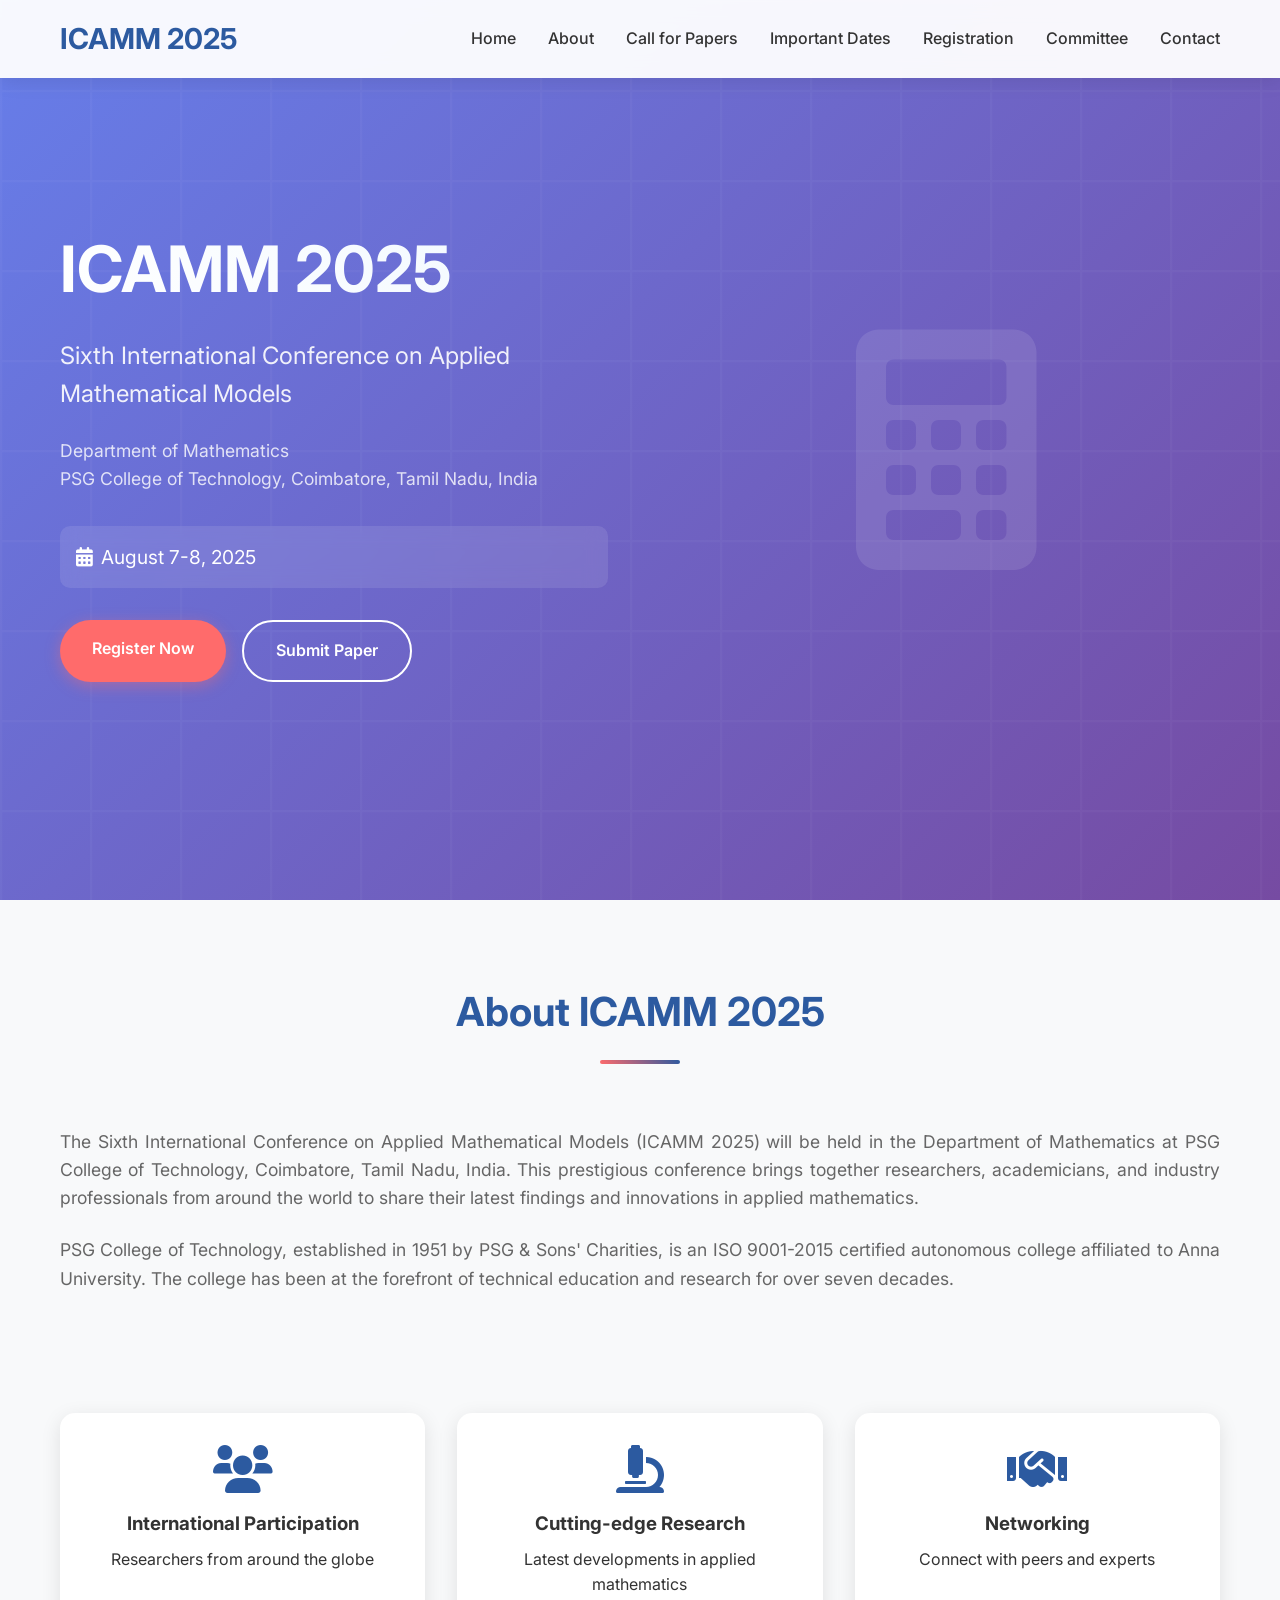
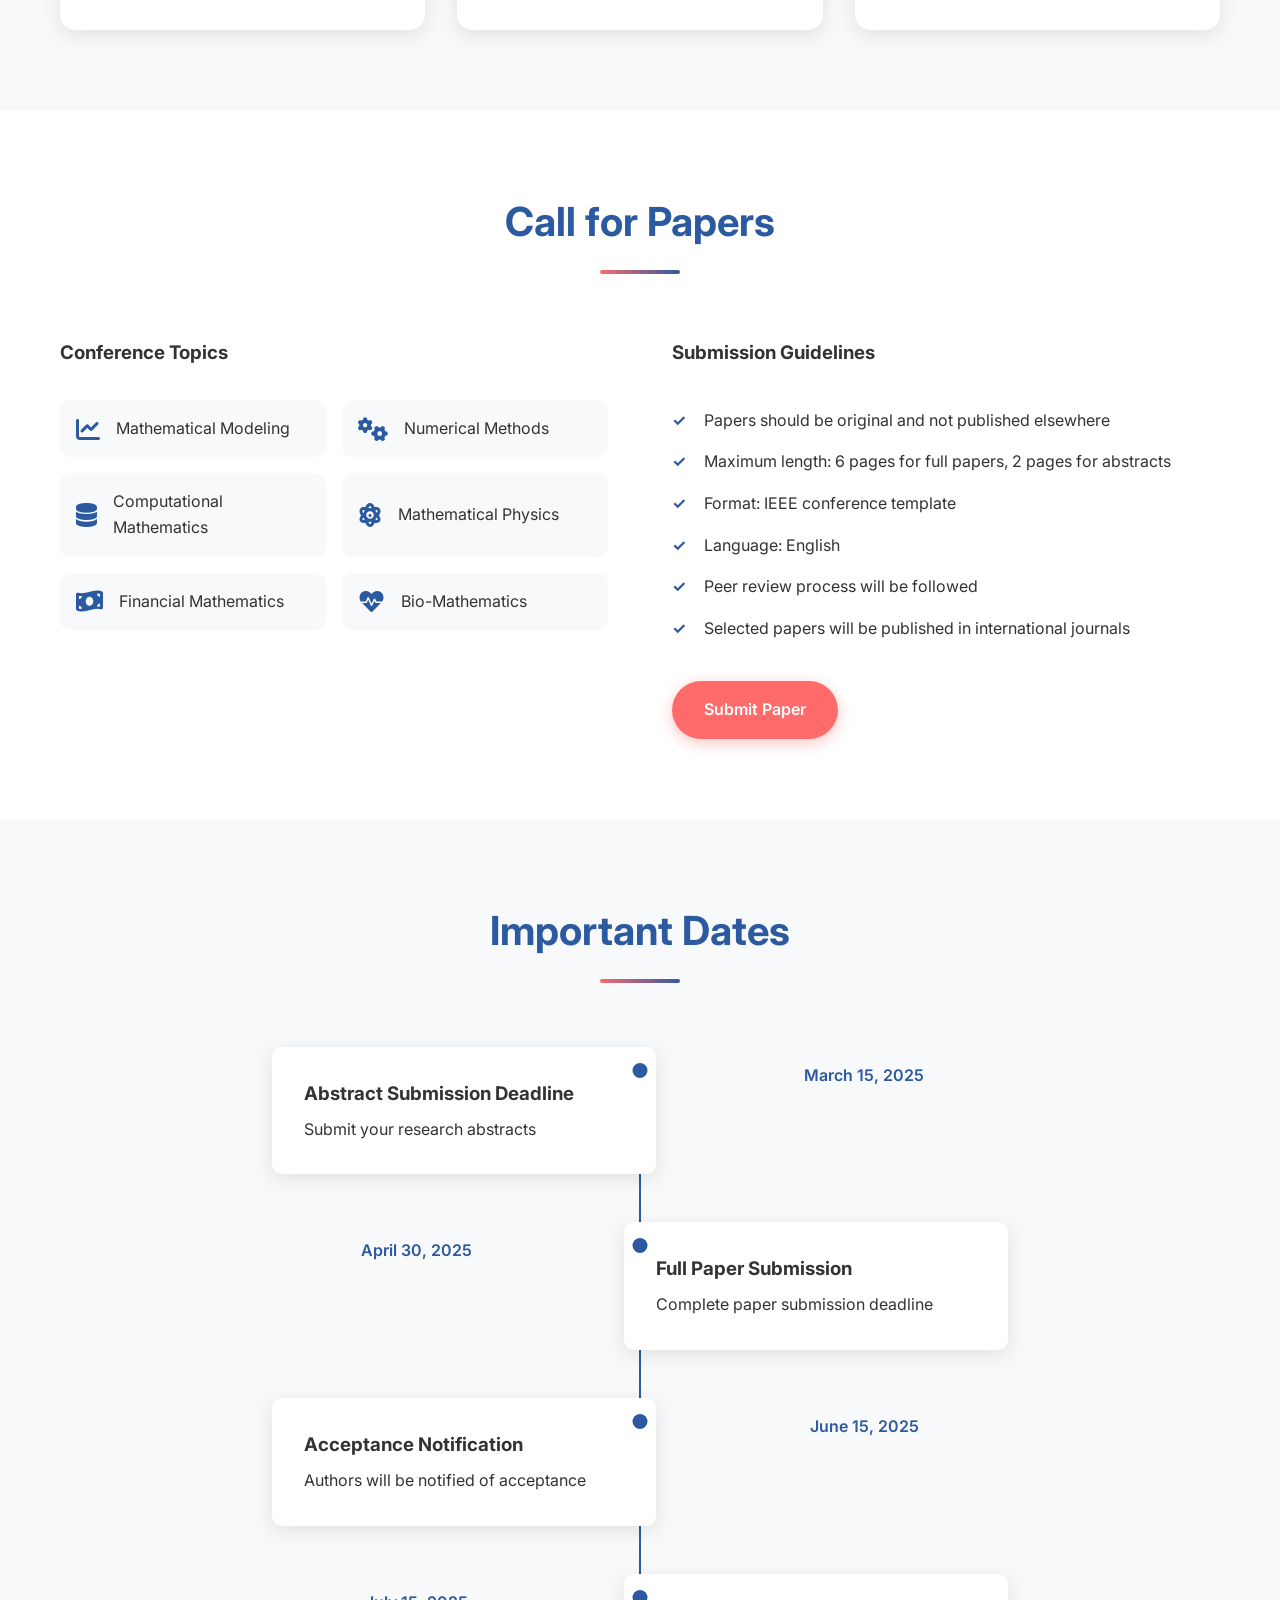
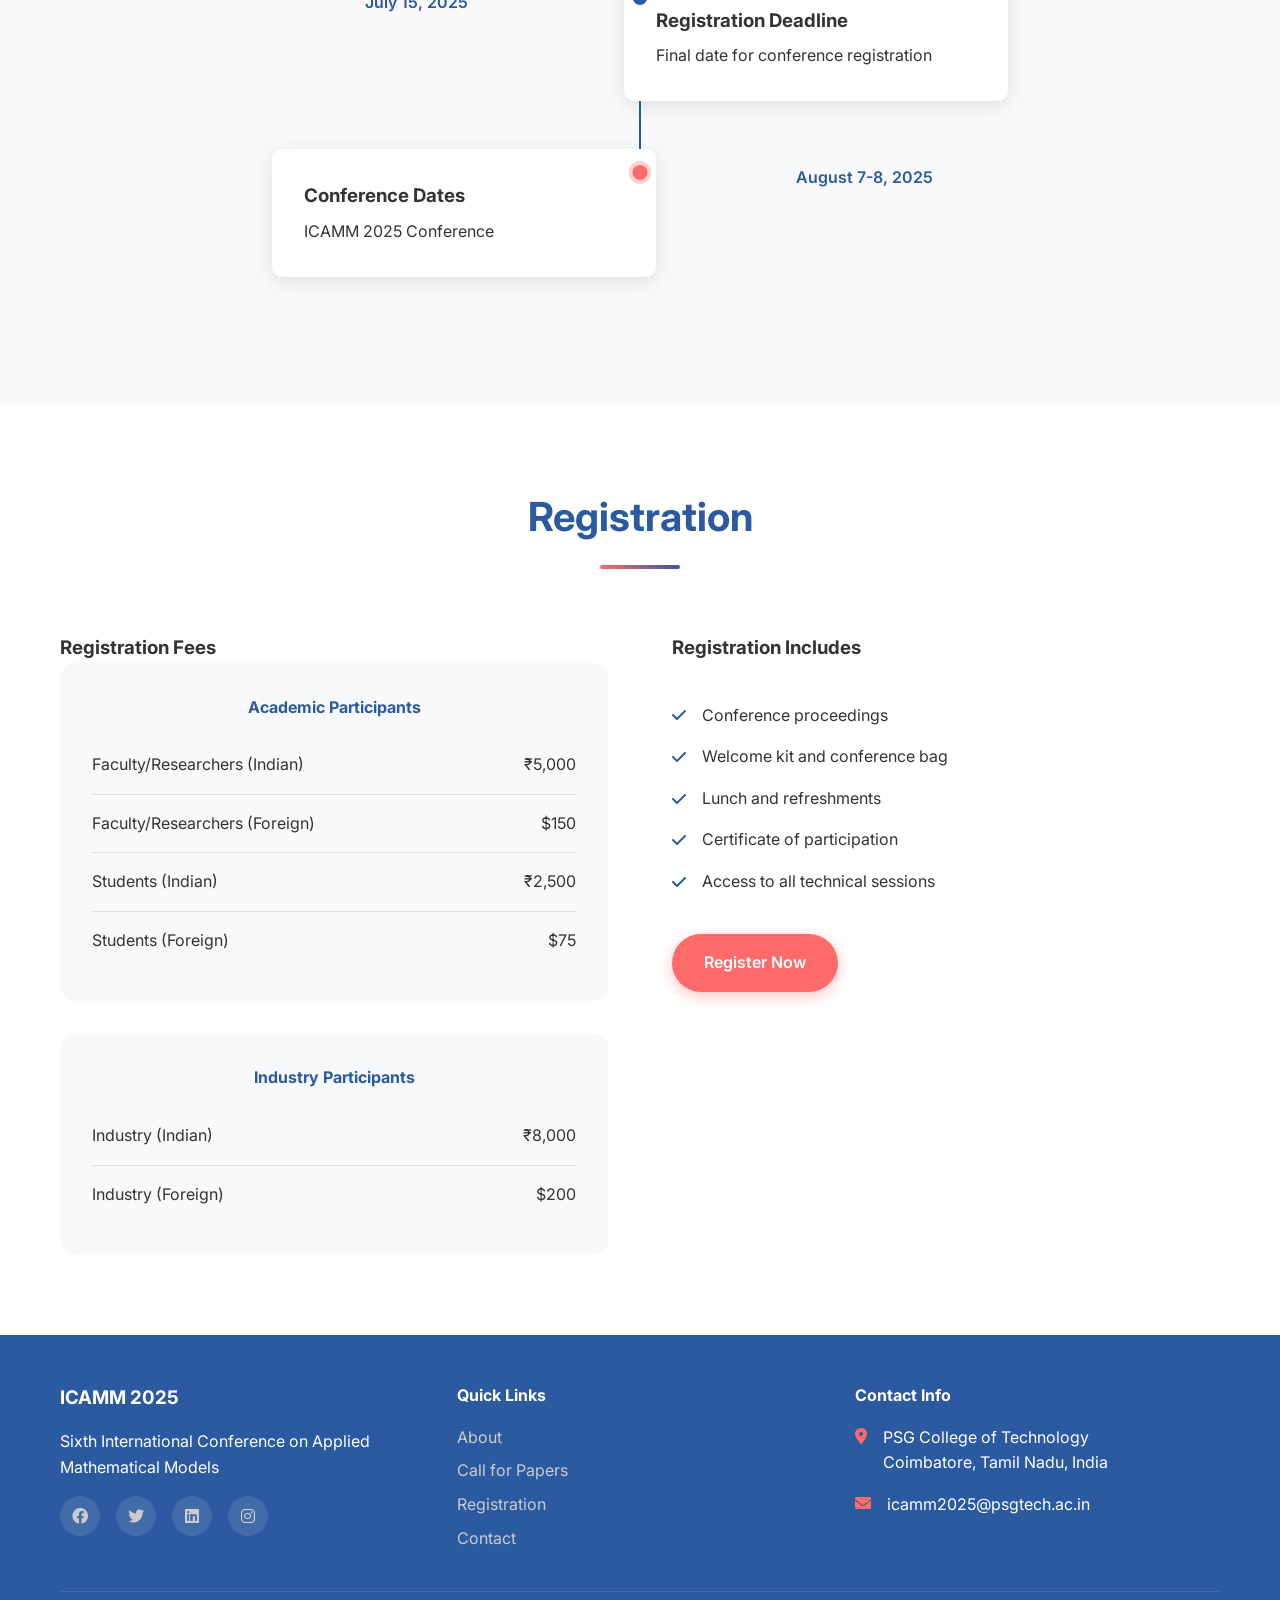
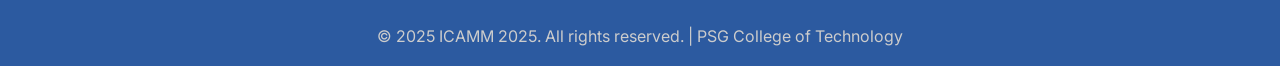
<file: index.html>
<!DOCTYPE html>
<html lang="en">
<head>
    <meta charset="UTF-8">
    <meta name="viewport" content="width=device-width, initial-scale=1.0">
    <title>ICAMM 2025 - International Conference on Applied Mathematical Models</title>
    <link rel="stylesheet" href="styles.css">
    <link href="https://fonts.googleapis.com/css2?family=Inter:wght@300;400;500;600;700&display=swap" rel="stylesheet">
    <link rel="stylesheet" href="https://cdnjs.cloudflare.com/ajax/libs/font-awesome/6.0.0/css/all.min.css">
</head>
<body>
    <!-- Navigation -->
    <nav class="navbar">
        <div class="nav-container">
            <div class="nav-logo">
                <h2>ICAMM 2025</h2>
            </div>
            <ul class="nav-menu">
                <li class="nav-item">
                    <a href="#home" class="nav-link">Home</a>
                </li>
                <li class="nav-item">
                    <a href="#about" class="nav-link">About</a>
                </li>
                <li class="nav-item">
                    <a href="#call-for-papers" class="nav-link">Call for Papers</a>
                </li>
                <li class="nav-item">
                    <a href="#dates" class="nav-link">Important Dates</a>
                </li>
                <li class="nav-item">
                    <a href="#registration" class="nav-link">Registration</a>
                </li>
                <li class="nav-item">
                    <a href="#committee" class="nav-link">Committee</a>
                </li>
                <li class="nav-item">
                    <a href="#contact" class="nav-link">Contact</a>
                </li>
            </ul>
            <div class="hamburger">
                <span class="bar"></span>
                <span class="bar"></span>
                <span class="bar"></span>
            </div>
        </div>
    </nav>

    <!-- Hero Section -->
    <section id="home" class="hero">
        <div class="hero-container">
            <div class="hero-content">
                <h1 class="hero-title">ICAMM 2025</h1>
                <h2 class="hero-subtitle">Sixth International Conference on Applied Mathematical Models</h2>
                <p class="hero-description">
                    Department of Mathematics<br>
                    PSG College of Technology, Coimbatore, Tamil Nadu, India
                </p>
                <div class="hero-date">
                    <i class="fas fa-calendar-alt"></i>
                    <span>August 7-8, 2025</span>
                </div>
                <div class="hero-buttons">
                    <a href="#registration" class="btn btn-primary">Register Now</a>
                    <a href="#call-for-papers" class="btn btn-secondary">Submit Paper</a>
                </div>
            </div>
            <div class="hero-image">
                <div class="hero-graphic">
                    <i class="fas fa-calculator"></i>
                </div>
            </div>
        </div>
    </section>

    <!-- About Section -->
    <section id="about" class="about">
        <div class="container">
            <div class="section-header">
                <h2>About ICAMM 2025</h2>
                <div class="section-line"></div>
            </div>
            <div class="about-content">
                <div class="about-text">
                    <p>
                        The Sixth International Conference on Applied Mathematical Models (ICAMM 2025) will be held 
                        in the Department of Mathematics at PSG College of Technology, Coimbatore, Tamil Nadu, India. 
                        This prestigious conference brings together researchers, academicians, and industry professionals 
                        from around the world to share their latest findings and innovations in applied mathematics.
                    </p>
                    <p>
                        PSG College of Technology, established in 1951 by PSG & Sons' Charities, is an ISO 9001-2015 
                        certified autonomous college affiliated to Anna University. The college has been at the forefront 
                        of technical education and research for over seven decades.
                    </p>
                </div>
                <div class="about-highlights">
                    <div class="highlight-item">
                        <i class="fas fa-users"></i>
                        <h3>International Participation</h3>
                        <p>Researchers from around the globe</p>
                    </div>
                    <div class="highlight-item">
                        <i class="fas fa-microscope"></i>
                        <h3>Cutting-edge Research</h3>
                        <p>Latest developments in applied mathematics</p>
                    </div>
                    <div class="highlight-item">
                        <i class="fas fa-handshake"></i>
                        <h3>Networking</h3>
                        <p>Connect with peers and experts</p>
                    </div>
                </div>
            </div>
        </div>
    </section>

    <!-- Call for Papers Section -->
    <section id="call-for-papers" class="call-for-papers">
        <div class="container">
            <div class="section-header">
                <h2>Call for Papers</h2>
                <div class="section-line"></div>
            </div>
            <div class="cfp-content">
                <div class="cfp-topics">
                    <h3>Conference Topics</h3>
                    <div class="topics-grid">
                        <div class="topic-item">
                            <i class="fas fa-chart-line"></i>
                            <span>Mathematical Modeling</span>
                        </div>
                        <div class="topic-item">
                            <i class="fas fa-cogs"></i>
                            <span>Numerical Methods</span>
                        </div>
                        <div class="topic-item">
                            <i class="fas fa-database"></i>
                            <span>Computational Mathematics</span>
                        </div>
                        <div class="topic-item">
                            <i class="fas fa-atom"></i>
                            <span>Mathematical Physics</span>
                        </div>
                        <div class="topic-item">
                            <i class="fas fa-money-bill-wave"></i>
                            <span>Financial Mathematics</span>
                        </div>
                        <div class="topic-item">
                            <i class="fas fa-heartbeat"></i>
                            <span>Bio-Mathematics</span>
                        </div>
                    </div>
                </div>
                <div class="cfp-guidelines">
                    <h3>Submission Guidelines</h3>
                    <ul>
                        <li>Papers should be original and not published elsewhere</li>
                        <li>Maximum length: 6 pages for full papers, 2 pages for abstracts</li>
                        <li>Format: IEEE conference template</li>
                        <li>Language: English</li>
                        <li>Peer review process will be followed</li>
                        <li>Selected papers will be published in international journals</li>
                    </ul>
                    <a href="#" class="btn btn-primary">Submit Paper</a>
                </div>
            </div>
        </div>
    </section>

    <!-- Important Dates Section -->
    <section id="dates" class="dates">
        <div class="container">
            <div class="section-header">
                <h2>Important Dates</h2>
                <div class="section-line"></div>
            </div>
            <div class="dates-timeline">
                <div class="timeline-item">
                    <div class="timeline-date">March 15, 2025</div>
                    <div class="timeline-content">
                        <h3>Abstract Submission Deadline</h3>
                        <p>Submit your research abstracts</p>
                    </div>
                </div>
                <div class="timeline-item">
                    <div class="timeline-date">April 30, 2025</div>
                    <div class="timeline-content">
                        <h3>Full Paper Submission</h3>
                        <p>Complete paper submission deadline</p>
                    </div>
                </div>
                <div class="timeline-item">
                    <div class="timeline-date">June 15, 2025</div>
                    <div class="timeline-content">
                        <h3>Acceptance Notification</h3>
                        <p>Authors will be notified of acceptance</p>
                    </div>
                </div>
                <div class="timeline-item">
                    <div class="timeline-date">July 15, 2025</div>
                    <div class="timeline-content">
                        <h3>Registration Deadline</h3>
                        <p>Final date for conference registration</p>
                    </div>
                </div>
                <div class="timeline-item active">
                    <div class="timeline-date">August 7-8, 2025</div>
                    <div class="timeline-content">
                        <h3>Conference Dates</h3>
                        <p>ICAMM 2025 Conference</p>
                    </div>
                </div>
            </div>
        </div>
    </section>

    <!-- Registration Section -->
    <section id="registration" class="registration">
        <div class="container">
            <div class="section-header">
                <h2>Registration</h2>
                <div class="section-line"></div>
            </div>
            <div class="registration-content">
                <div class="registration-fees">
                    <h3>Registration Fees</h3>
                    <div class="fees-table">
                        <div class="fee-category">
                            <h4>Academic Participants</h4>
                            <div class="fee-item">
                                <span>Faculty/Researchers (Indian)</span>
                                <span>₹5,000</span>
                            </div>
                            <div class="fee-item">
                                <span>Faculty/Researchers (Foreign)</span>
                                <span>$150</span>
                            </div>
                            <div class="fee-item">
                                <span>Students (Indian)</span>
                                <span>₹2,500</span>
                            </div>
                            <div class="fee-item">
                                <span>Students (Foreign)</span>
                                <span>$75</span>
                            </div>
                        </div>
                        <div class="fee-category">
                            <h4>Industry Participants</h4>
                            <div class="fee-item">
                                <span>Industry (Indian)</span>
                                <span>₹8,000</span>
                            </div>
                            <div class="fee-item">
                                <span>Industry (Foreign)</span>
                                <span>$200</span>
                            </div>
                        </div>
                    </div>
                </div>
                <div class="registration-includes">
                    <h3>Registration Includes</h3>
                    <ul>
                        <li><i class="fas fa-check"></i> Conference proceedings</li>
                        <li><i class="fas fa-check"></i> Welcome kit and conference bag</li>
                        <li><i class="fas fa-check"></i> Lunch and refreshments</li>
                        <li><i class="fas fa-check"></i> Certificate of participation</li>
                        <li><i class="fas fa-check"></i> Access to all technical sessions</li>
                    </ul>
                    <a href="#" class="btn btn-primary">Register Now</a>
                </div>
            </div>
        </div>
    </section>

    <!-- Footer -->
    <footer class="footer">
        <div class="container">
            <div class="footer-content">
                <div class="footer-section">
                    <h3>ICAMM 2025</h3>
                    <p>Sixth International Conference on Applied Mathematical Models</p>
                    <div class="social-links">
                        <a href="#"><i class="fab fa-facebook"></i></a>
                        <a href="#"><i class="fab fa-twitter"></i></a>
                        <a href="#"><i class="fab fa-linkedin"></i></a>
                        <a href="#"><i class="fab fa-instagram"></i></a>
                    </div>
                </div>
                <div class="footer-section">
                    <h4>Quick Links</h4>
                    <ul>
                        <li><a href="#about">About</a></li>
                        <li><a href="#call-for-papers">Call for Papers</a></li>
                        <li><a href="#registration">Registration</a></li>
                        <li><a href="#contact">Contact</a></li>
                    </ul>
                </div>
                <div class="footer-section">
                    <h4>Contact Info</h4>
                    <div class="contact-item">
                        <i class="fas fa-map-marker-alt"></i>
                        <span>PSG College of Technology<br>Coimbatore, Tamil Nadu, India</span>
                    </div>
                    <div class="contact-item">
                        <i class="fas fa-envelope"></i>
                        <span>icamm2025@psgtech.ac.in</span>
                    </div>
                </div>
            </div>
            <div class="footer-bottom">
                <p>&copy; 2025 ICAMM 2025. All rights reserved. | PSG College of Technology</p>
            </div>
        </div>
    </footer>

    <script src="script.js"></script>
</body>
</html>
</file>
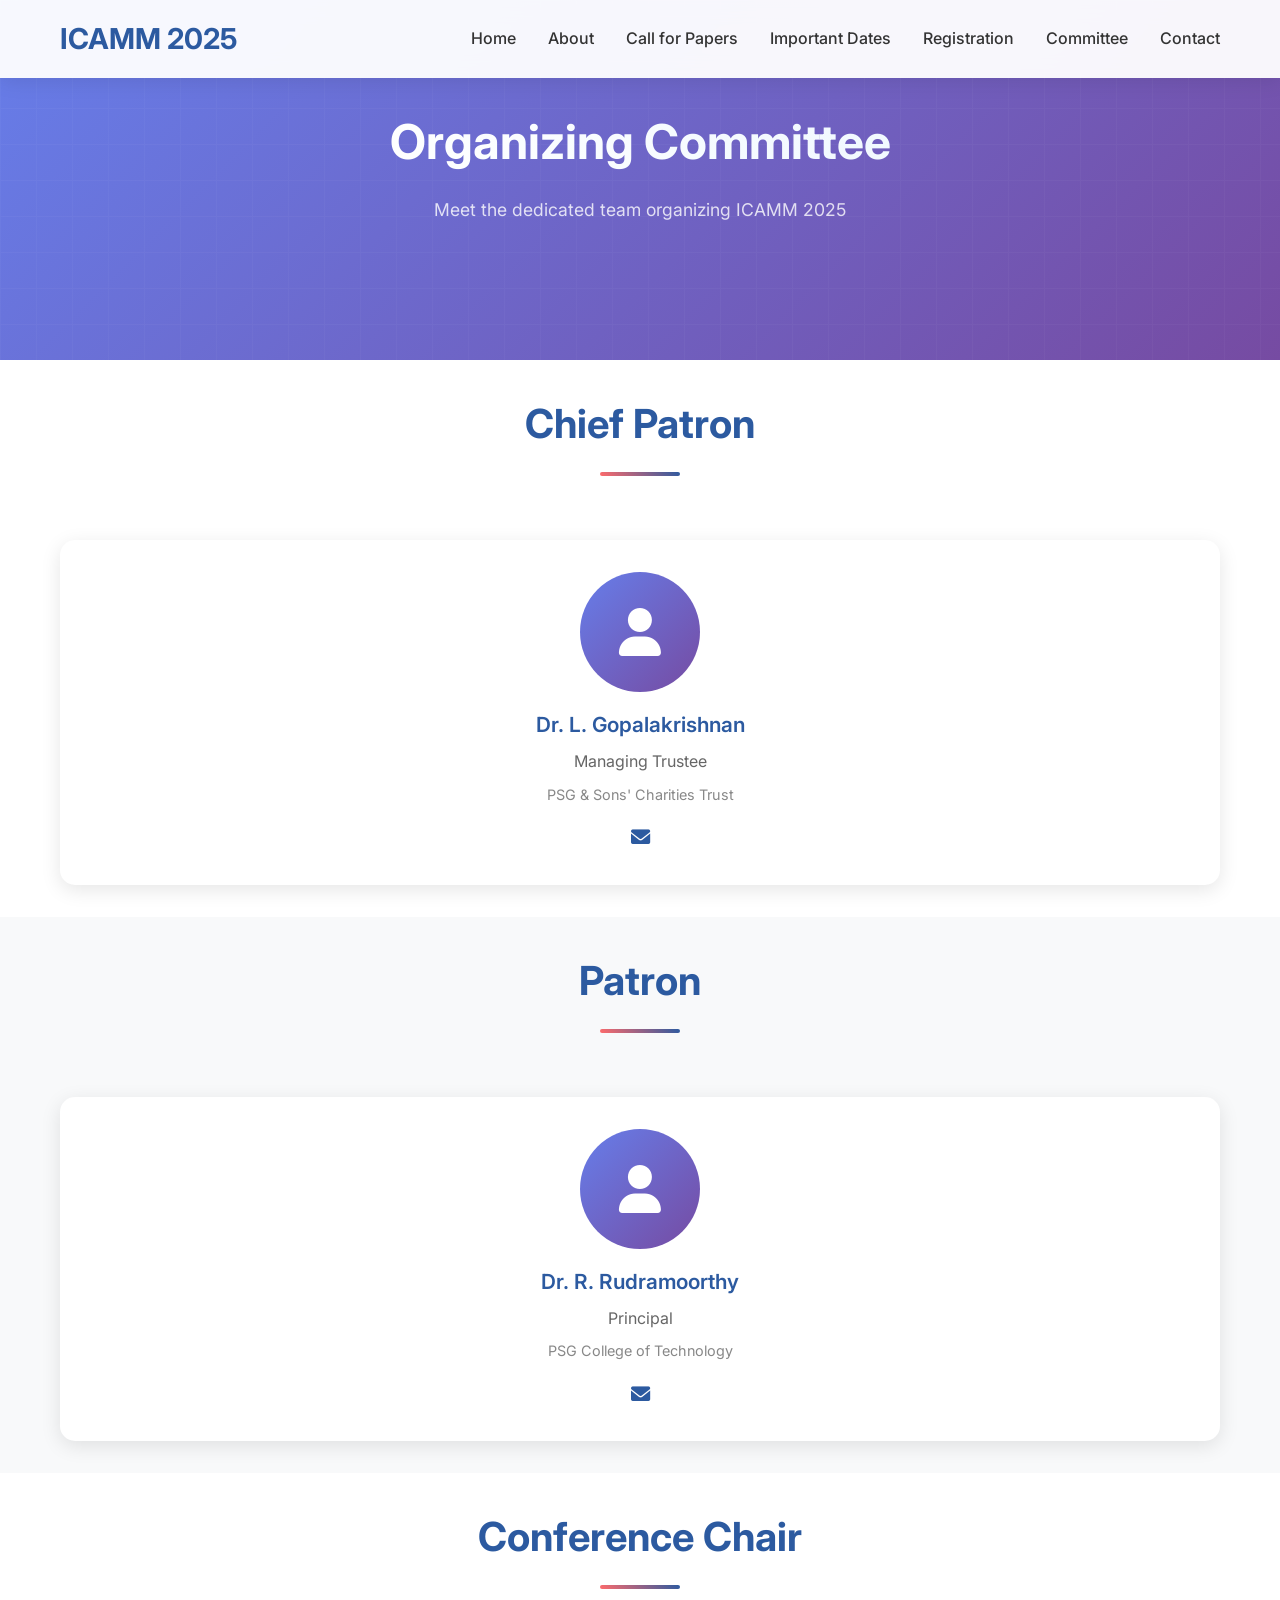
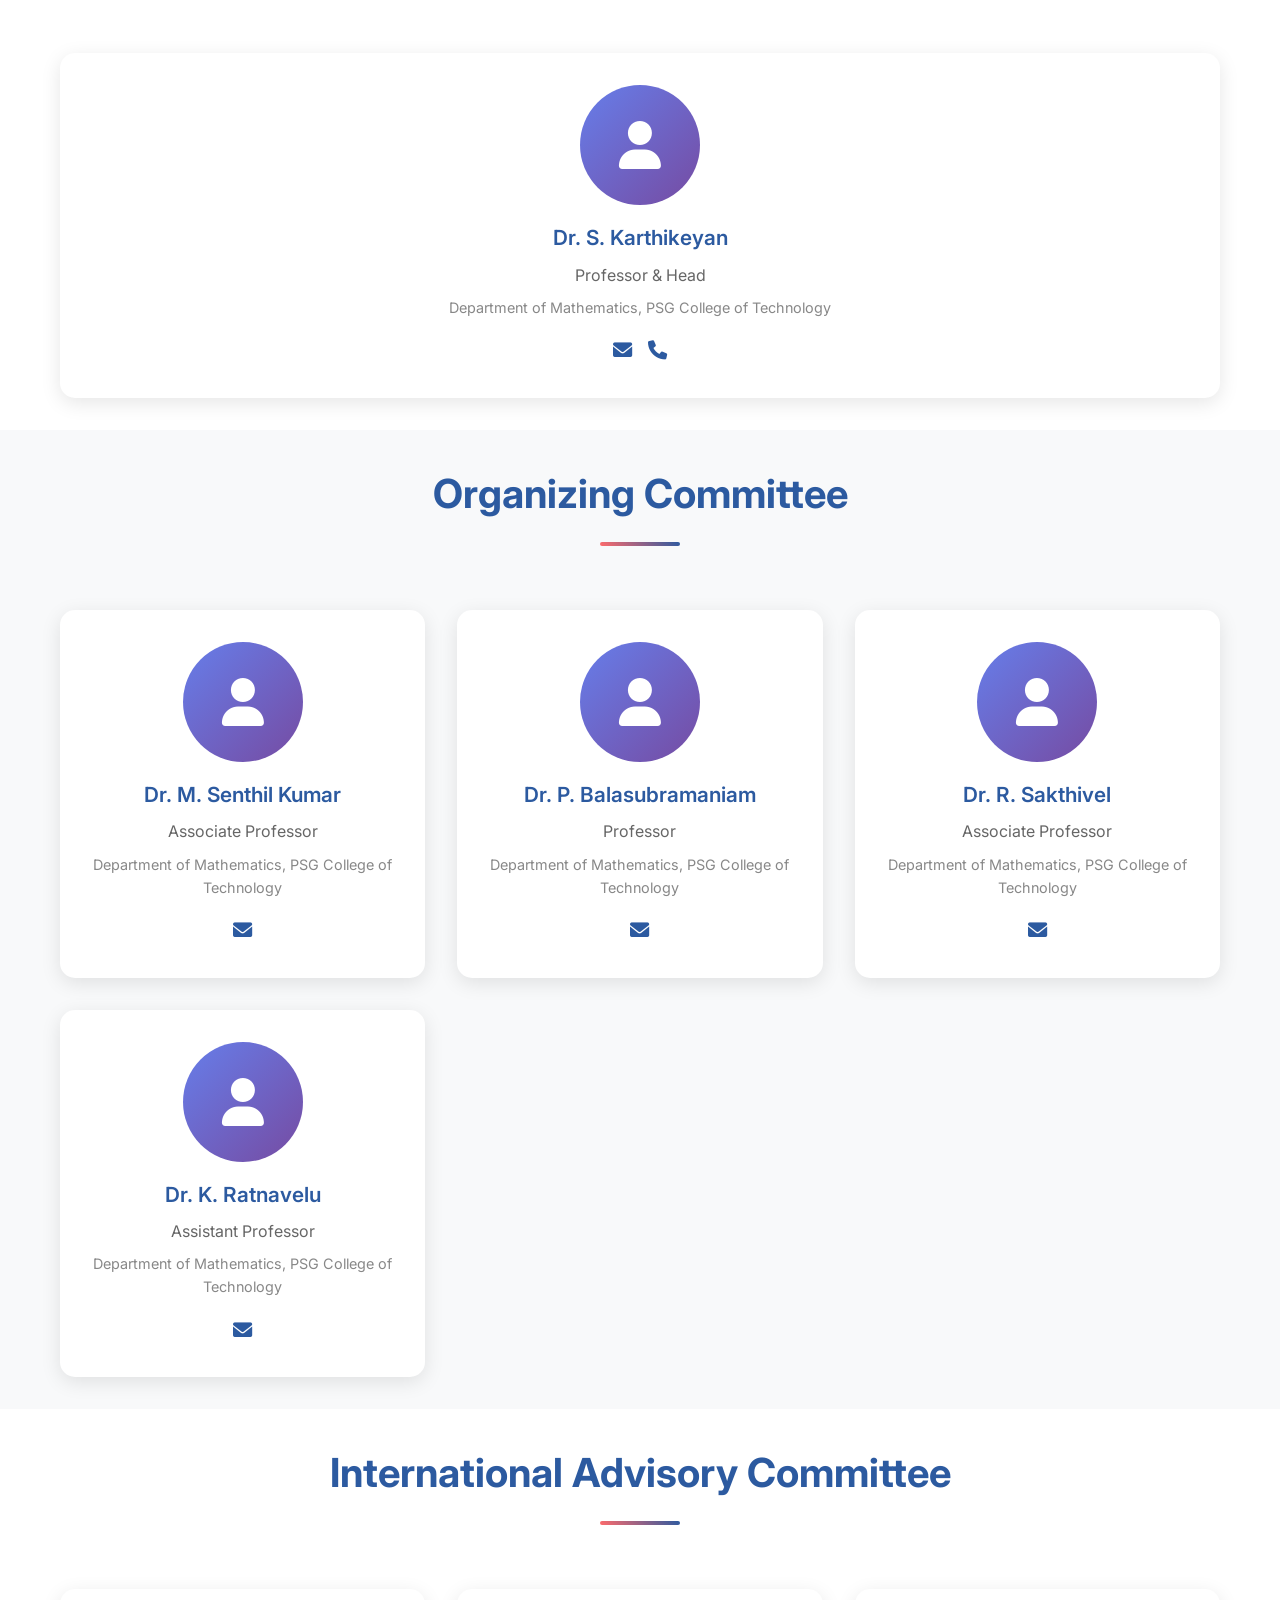
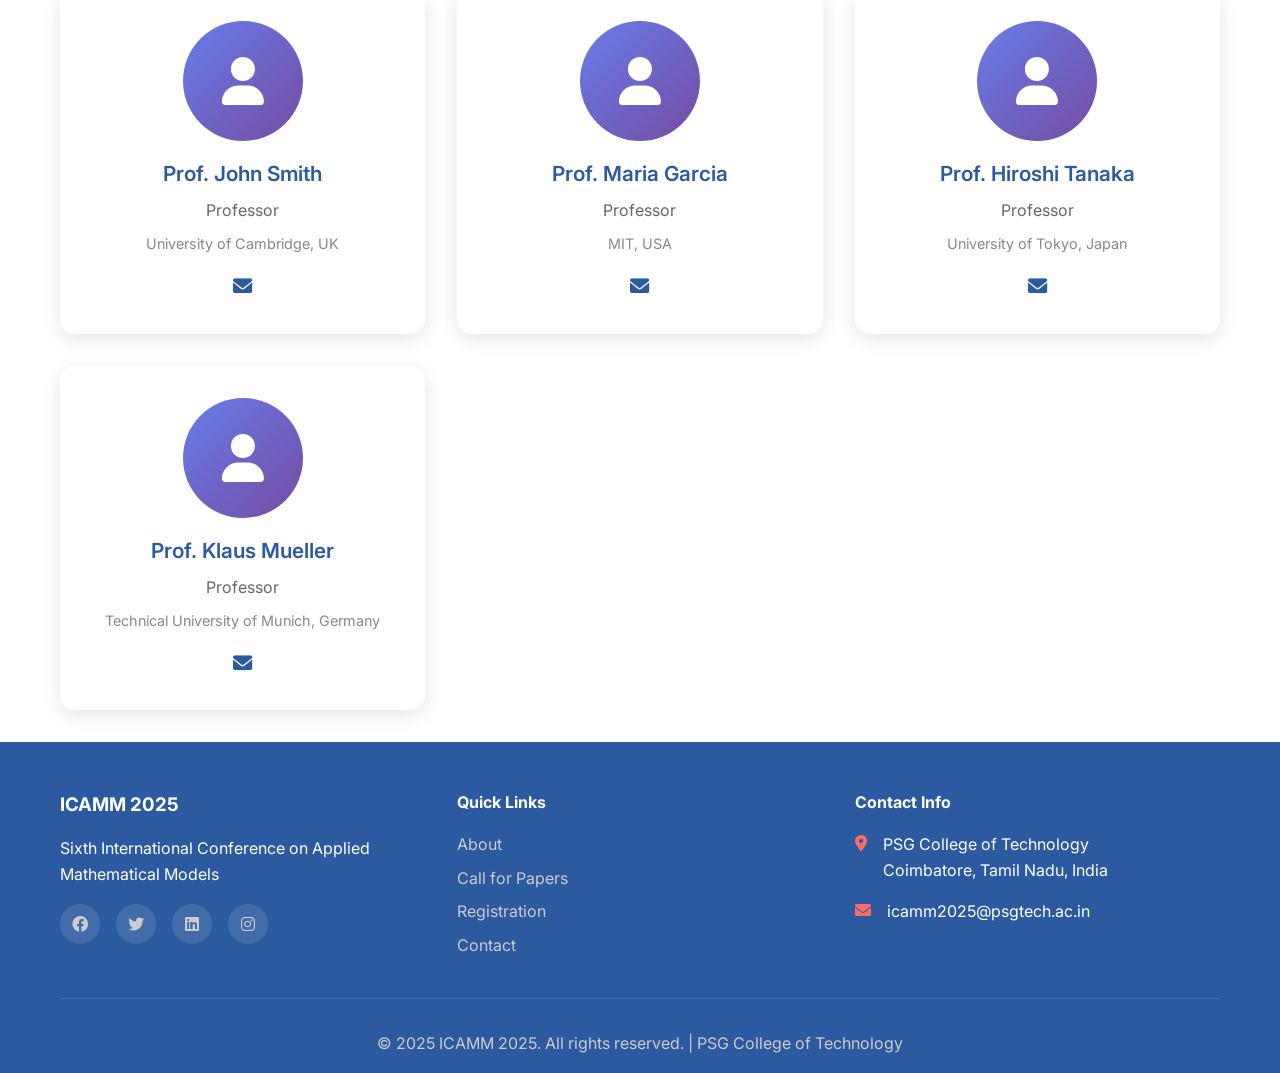
<file: committee.html>
<!DOCTYPE html>
<html lang="en">
<head>
    <meta charset="UTF-8">
    <meta name="viewport" content="width=device-width, initial-scale=1.0">
    <title>Committee - ICAMM 2025</title>
    <link rel="stylesheet" href="styles.css">
    <link href="https://fonts.googleapis.com/css2?family=Inter:wght@300;400;500;600;700&display=swap" rel="stylesheet">
    <link rel="stylesheet" href="https://cdnjs.cloudflare.com/ajax/libs/font-awesome/6.0.0/css/all.min.css">
    <style>
        .committee-section {
            padding: 2rem 0;
        }
        
        .committee-grid {
            display: grid;
            grid-template-columns: repeat(auto-fit, minmax(300px, 1fr));
            gap: 2rem;
            margin-top: 2rem;
        }
        
        .committee-member {
            background: white;
            padding: 2rem;
            border-radius: 15px;
            box-shadow: 0 5px 20px rgba(0, 0, 0, 0.1);
            text-align: center;
            transition: transform 0.3s ease;
        }
        
        .committee-member:hover {
            transform: translateY(-5px);
        }
        
        .member-photo {
            width: 120px;
            height: 120px;
            border-radius: 50%;
            background: linear-gradient(135deg, #667eea 0%, #764ba2 100%);
            margin: 0 auto 1rem;
            display: flex;
            align-items: center;
            justify-content: center;
            font-size: 3rem;
            color: white;
        }
        
        .member-name {
            font-size: 1.3rem;
            font-weight: 600;
            color: #2c5aa0;
            margin-bottom: 0.5rem;
        }
        
        .member-title {
            color: #666;
            margin-bottom: 0.5rem;
        }
        
        .member-affiliation {
            color: #888;
            font-size: 0.9rem;
            margin-bottom: 1rem;
        }
        
        .member-contact {
            display: flex;
            justify-content: center;
            gap: 1rem;
        }
        
        .member-contact a {
            color: #2c5aa0;
            font-size: 1.2rem;
            transition: color 0.3s ease;
        }
        
        .member-contact a:hover {
            color: #ff6b6b;
        }
    </style>
</head>
<body>
    <!-- Navigation -->
    <nav class="navbar">
        <div class="nav-container">
            <div class="nav-logo">
                <h2><a href="index.html" style="text-decoration: none; color: inherit;">ICAMM 2025</a></h2>
            </div>
            <ul class="nav-menu">
                <li class="nav-item">
                    <a href="index.html" class="nav-link">Home</a>
                </li>
                <li class="nav-item">
                    <a href="index.html#about" class="nav-link">About</a>
                </li>
                <li class="nav-item">
                    <a href="index.html#call-for-papers" class="nav-link">Call for Papers</a>
                </li>
                <li class="nav-item">
                    <a href="index.html#dates" class="nav-link">Important Dates</a>
                </li>
                <li class="nav-item">
                    <a href="index.html#registration" class="nav-link">Registration</a>
                </li>
                <li class="nav-item">
                    <a href="committee.html" class="nav-link">Committee</a>
                </li>
                <li class="nav-item">
                    <a href="contact.html" class="nav-link">Contact</a>
                </li>
            </ul>
            <div class="hamburger">
                <span class="bar"></span>
                <span class="bar"></span>
                <span class="bar"></span>
            </div>
        </div>
    </nav>

    <!-- Page Header -->
    <section class="hero" style="min-height: 40vh;">
        <div class="hero-container" style="grid-template-columns: 1fr; text-align: center;">
            <div class="hero-content">
                <h1 class="hero-title" style="font-size: 3rem;">Organizing Committee</h1>
                <p class="hero-description">Meet the dedicated team organizing ICAMM 2025</p>
            </div>
        </div>
    </section>

    <!-- Committee Sections -->
    <section class="committee-section">
        <div class="container">
            <div class="section-header">
                <h2>Chief Patron</h2>
                <div class="section-line"></div>
            </div>
            <div class="committee-grid">
                <div class="committee-member">
                    <div class="member-photo">
                        <i class="fas fa-user"></i>
                    </div>
                    <div class="member-name">Dr. L. Gopalakrishnan</div>
                    <div class="member-title">Managing Trustee</div>
                    <div class="member-affiliation">PSG & Sons' Charities Trust</div>
                    <div class="member-contact">
                        <a href="mailto:"><i class="fas fa-envelope"></i></a>
                    </div>
                </div>
            </div>
        </div>
    </section>

    <section class="committee-section" style="background: #f8f9fa;">
        <div class="container">
            <div class="section-header">
                <h2>Patron</h2>
                <div class="section-line"></div>
            </div>
            <div class="committee-grid">
                <div class="committee-member">
                    <div class="member-photo">
                        <i class="fas fa-user"></i>
                    </div>
                    <div class="member-name">Dr. R. Rudramoorthy</div>
                    <div class="member-title">Principal</div>
                    <div class="member-affiliation">PSG College of Technology</div>
                    <div class="member-contact">
                        <a href="mailto:"><i class="fas fa-envelope"></i></a>
                    </div>
                </div>
            </div>
        </div>
    </section>

    <section class="committee-section">
        <div class="container">
            <div class="section-header">
                <h2>Conference Chair</h2>
                <div class="section-line"></div>
            </div>
            <div class="committee-grid">
                <div class="committee-member">
                    <div class="member-photo">
                        <i class="fas fa-user"></i>
                    </div>
                    <div class="member-name">Dr. S. Karthikeyan</div>
                    <div class="member-title">Professor & Head</div>
                    <div class="member-affiliation">Department of Mathematics, PSG College of Technology</div>
                    <div class="member-contact">
                        <a href="mailto:"><i class="fas fa-envelope"></i></a>
                        <a href="tel:"><i class="fas fa-phone"></i></a>
                    </div>
                </div>
            </div>
        </div>
    </section>

    <section class="committee-section" style="background: #f8f9fa;">
        <div class="container">
            <div class="section-header">
                <h2>Organizing Committee</h2>
                <div class="section-line"></div>
            </div>
            <div class="committee-grid">
                <div class="committee-member">
                    <div class="member-photo">
                        <i class="fas fa-user"></i>
                    </div>
                    <div class="member-name">Dr. M. Senthil Kumar</div>
                    <div class="member-title">Associate Professor</div>
                    <div class="member-affiliation">Department of Mathematics, PSG College of Technology</div>
                    <div class="member-contact">
                        <a href="mailto:"><i class="fas fa-envelope"></i></a>
                    </div>
                </div>
                <div class="committee-member">
                    <div class="member-photo">
                        <i class="fas fa-user"></i>
                    </div>
                    <div class="member-name">Dr. P. Balasubramaniam</div>
                    <div class="member-title">Professor</div>
                    <div class="member-affiliation">Department of Mathematics, PSG College of Technology</div>
                    <div class="member-contact">
                        <a href="mailto:"><i class="fas fa-envelope"></i></a>
                    </div>
                </div>
                <div class="committee-member">
                    <div class="member-photo">
                        <i class="fas fa-user"></i>
                    </div>
                    <div class="member-name">Dr. R. Sakthivel</div>
                    <div class="member-title">Associate Professor</div>
                    <div class="member-affiliation">Department of Mathematics, PSG College of Technology</div>
                    <div class="member-contact">
                        <a href="mailto:"><i class="fas fa-envelope"></i></a>
                    </div>
                </div>
                <div class="committee-member">
                    <div class="member-photo">
                        <i class="fas fa-user"></i>
                    </div>
                    <div class="member-name">Dr. K. Ratnavelu</div>
                    <div class="member-title">Assistant Professor</div>
                    <div class="member-affiliation">Department of Mathematics, PSG College of Technology</div>
                    <div class="member-contact">
                        <a href="mailto:"><i class="fas fa-envelope"></i></a>
                    </div>
                </div>
            </div>
        </div>
    </section>

    <section class="committee-section">
        <div class="container">
            <div class="section-header">
                <h2>International Advisory Committee</h2>
                <div class="section-line"></div>
            </div>
            <div class="committee-grid">
                <div class="committee-member">
                    <div class="member-photo">
                        <i class="fas fa-user"></i>
                    </div>
                    <div class="member-name">Prof. John Smith</div>
                    <div class="member-title">Professor</div>
                    <div class="member-affiliation">University of Cambridge, UK</div>
                    <div class="member-contact">
                        <a href="mailto:"><i class="fas fa-envelope"></i></a>
                    </div>
                </div>
                <div class="committee-member">
                    <div class="member-photo">
                        <i class="fas fa-user"></i>
                    </div>
                    <div class="member-name">Prof. Maria Garcia</div>
                    <div class="member-title">Professor</div>
                    <div class="member-affiliation">MIT, USA</div>
                    <div class="member-contact">
                        <a href="mailto:"><i class="fas fa-envelope"></i></a>
                    </div>
                </div>
                <div class="committee-member">
                    <div class="member-photo">
                        <i class="fas fa-user"></i>
                    </div>
                    <div class="member-name">Prof. Hiroshi Tanaka</div>
                    <div class="member-title">Professor</div>
                    <div class="member-affiliation">University of Tokyo, Japan</div>
                    <div class="member-contact">
                        <a href="mailto:"><i class="fas fa-envelope"></i></a>
                    </div>
                </div>
                <div class="committee-member">
                    <div class="member-photo">
                        <i class="fas fa-user"></i>
                    </div>
                    <div class="member-name">Prof. Klaus Mueller</div>
                    <div class="member-title">Professor</div>
                    <div class="member-affiliation">Technical University of Munich, Germany</div>
                    <div class="member-contact">
                        <a href="mailto:"><i class="fas fa-envelope"></i></a>
                    </div>
                </div>
            </div>
        </div>
    </section>

    <!-- Footer -->
    <footer class="footer">
        <div class="container">
            <div class="footer-content">
                <div class="footer-section">
                    <h3>ICAMM 2025</h3>
                    <p>Sixth International Conference on Applied Mathematical Models</p>
                    <div class="social-links">
                        <a href="#"><i class="fab fa-facebook"></i></a>
                        <a href="#"><i class="fab fa-twitter"></i></a>
                        <a href="#"><i class="fab fa-linkedin"></i></a>
                        <a href="#"><i class="fab fa-instagram"></i></a>
                    </div>
                </div>
                <div class="footer-section">
                    <h4>Quick Links</h4>
                    <ul>
                        <li><a href="index.html#about">About</a></li>
                        <li><a href="index.html#call-for-papers">Call for Papers</a></li>
                        <li><a href="index.html#registration">Registration</a></li>
                        <li><a href="contact.html">Contact</a></li>
                    </ul>
                </div>
                <div class="footer-section">
                    <h4>Contact Info</h4>
                    <div class="contact-item">
                        <i class="fas fa-map-marker-alt"></i>
                        <span>PSG College of Technology<br>Coimbatore, Tamil Nadu, India</span>
                    </div>
                    <div class="contact-item">
                        <i class="fas fa-envelope"></i>
                        <span>icamm2025@psgtech.ac.in</span>
                    </div>
                </div>
            </div>
            <div class="footer-bottom">
                <p>&copy; 2025 ICAMM 2025. All rights reserved. | PSG College of Technology</p>
            </div>
        </div>
    </footer>

    <script src="script.js"></script>
</body>
</html>
</file>
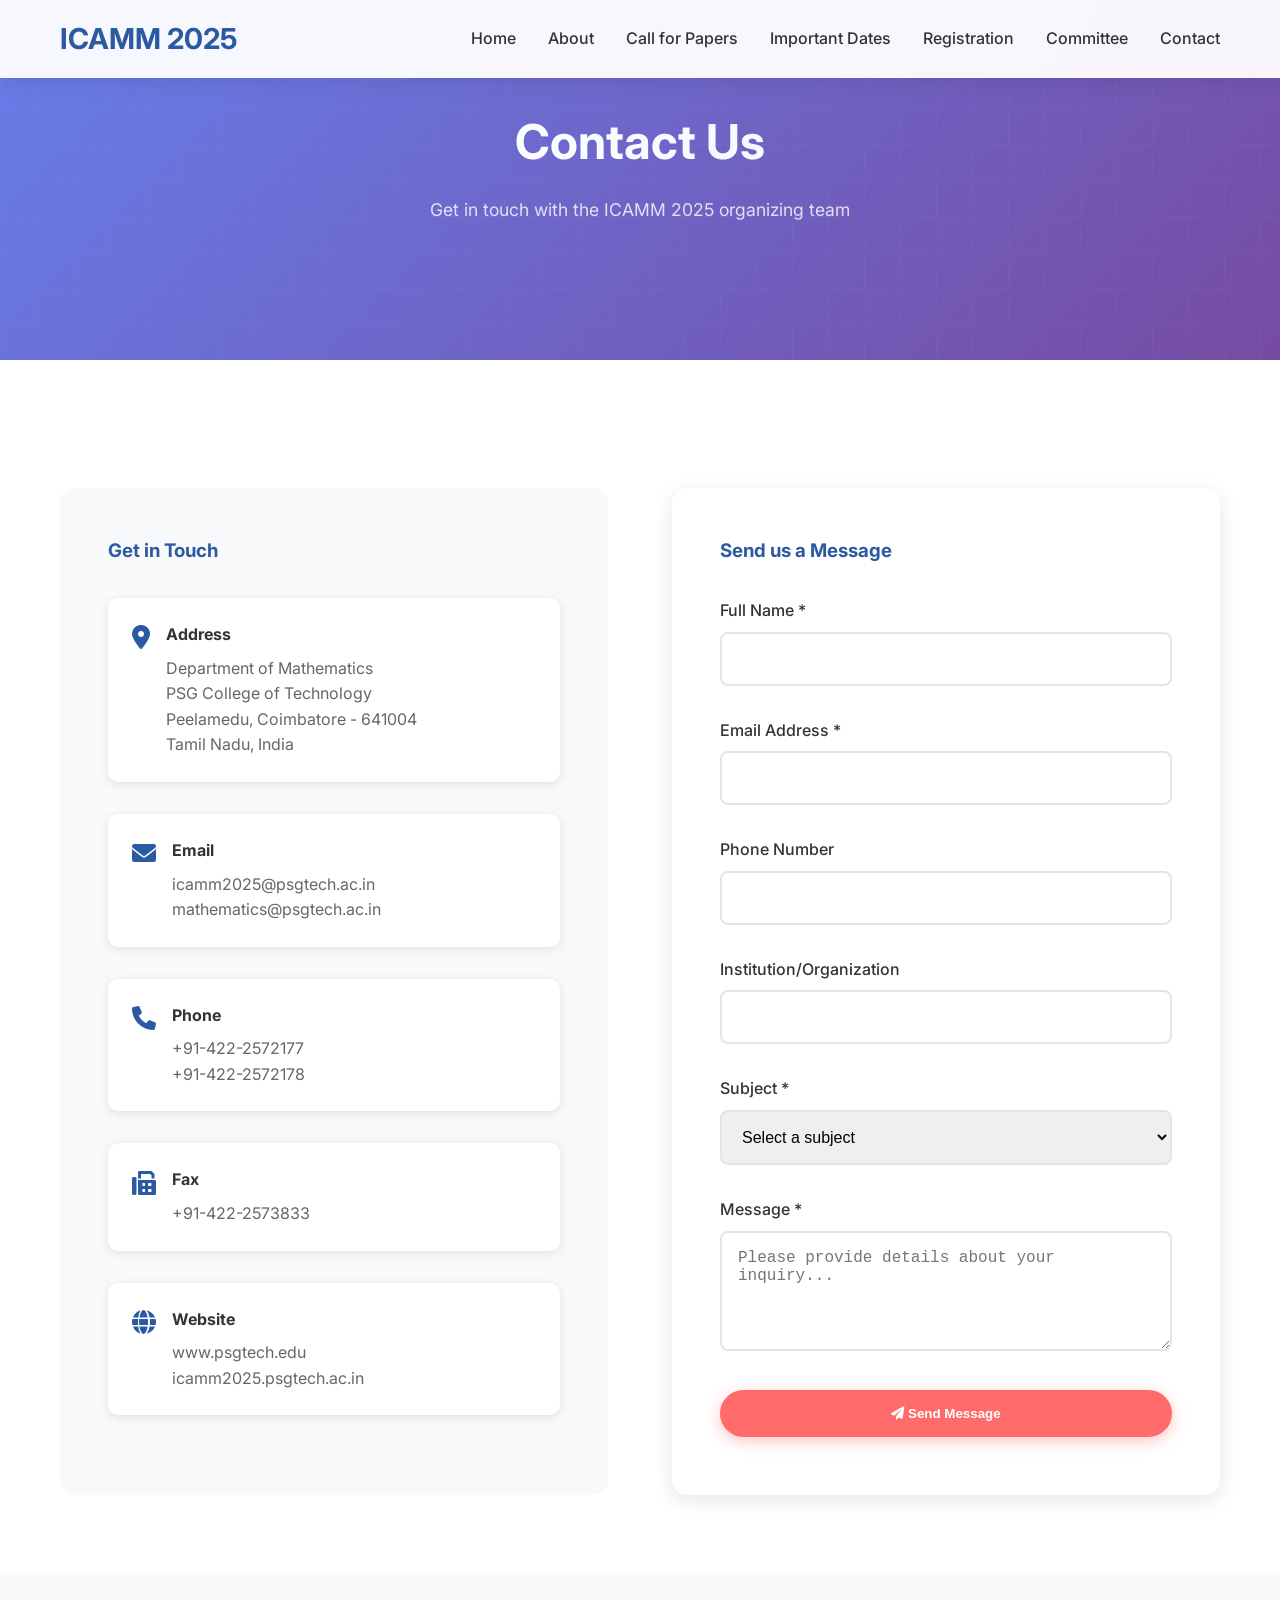
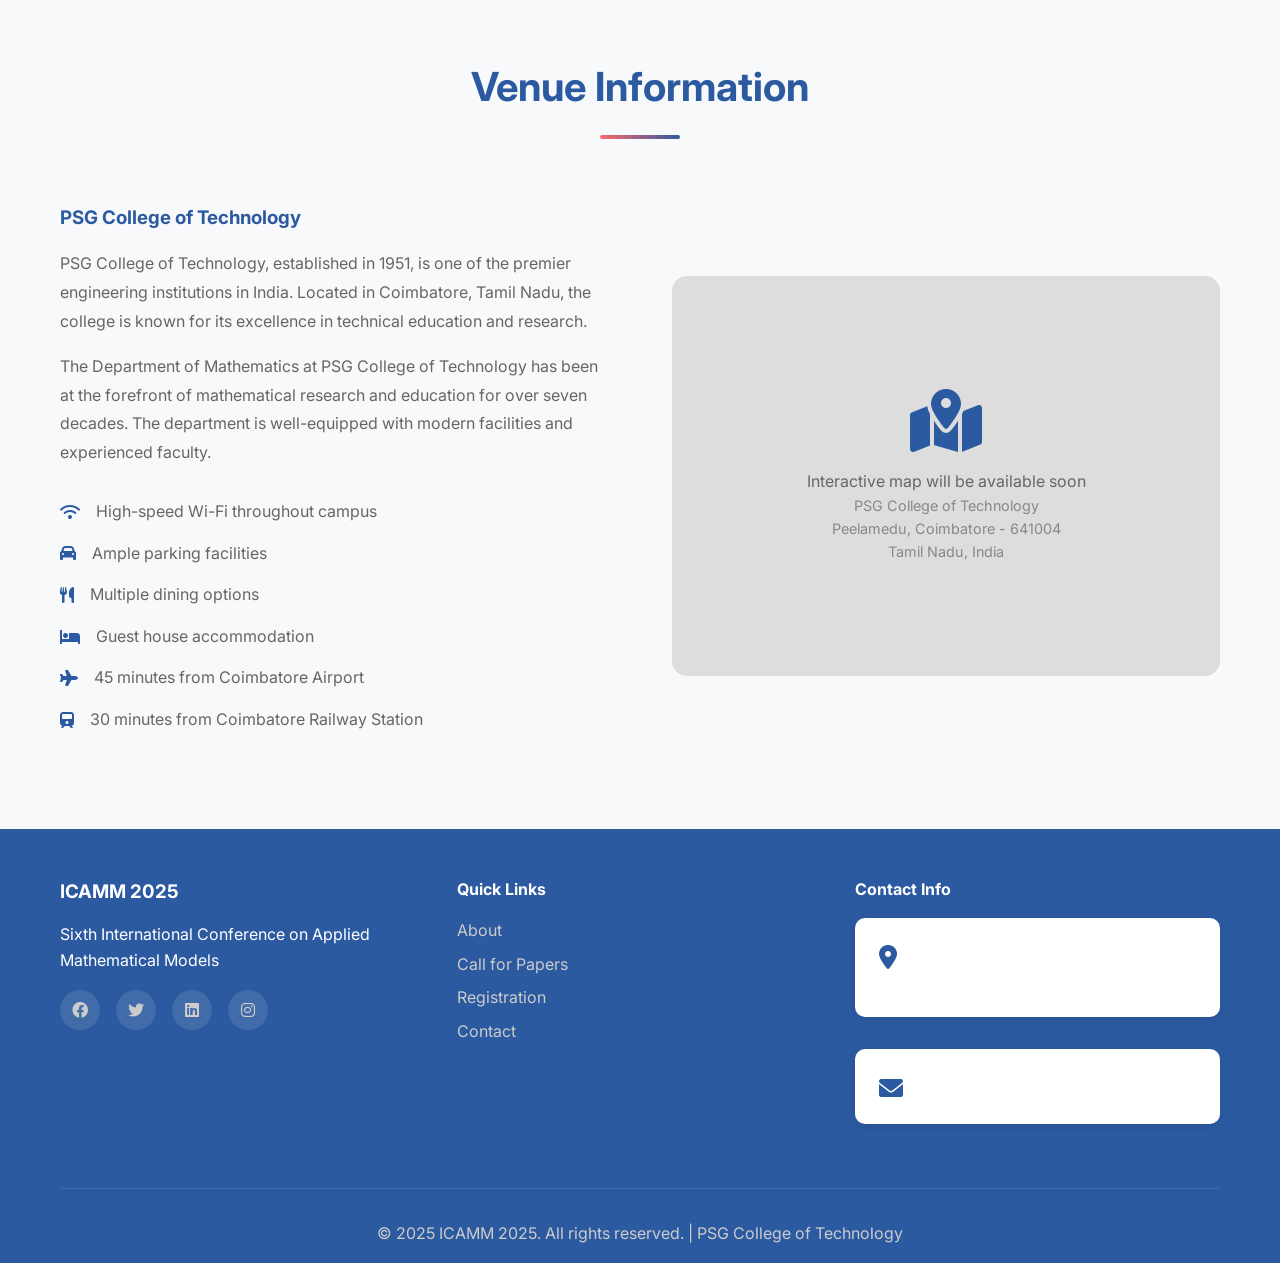
<file: contact.html>
<!DOCTYPE html>
<html lang="en">
<head>
    <meta charset="UTF-8">
    <meta name="viewport" content="width=device-width, initial-scale=1.0">
    <title>Contact - ICAMM 2025</title>
    <link rel="stylesheet" href="styles.css">
    <link href="https://fonts.googleapis.com/css2?family=Inter:wght@300;400;500;600;700&display=swap" rel="stylesheet">
    <link rel="stylesheet" href="https://cdnjs.cloudflare.com/ajax/libs/font-awesome/6.0.0/css/all.min.css">
    <style>
        .contact-section {
            padding: 5rem 0;
        }
        
        .contact-content {
            display: grid;
            grid-template-columns: 1fr 1fr;
            gap: 4rem;
            margin-top: 3rem;
        }
        
        .contact-info {
            background: #f8f9fa;
            padding: 3rem;
            border-radius: 15px;
        }
        
        .contact-item {
            display: flex;
            align-items: flex-start;
            gap: 1rem;
            margin-bottom: 2rem;
            padding: 1.5rem;
            background: white;
            border-radius: 10px;
            box-shadow: 0 2px 10px rgba(0, 0, 0, 0.1);
        }
        
        .contact-item i {
            font-size: 1.5rem;
            color: #2c5aa0;
            margin-top: 0.2rem;
        }
        
        .contact-details h4 {
            color: #333;
            margin-bottom: 0.5rem;
        }
        
        .contact-details p {
            color: #666;
            margin: 0;
        }
        
        .contact-form {
            background: white;
            padding: 3rem;
            border-radius: 15px;
            box-shadow: 0 5px 20px rgba(0, 0, 0, 0.1);
        }
        
        .form-group {
            margin-bottom: 2rem;
        }
        
        .form-group label {
            display: block;
            margin-bottom: 0.5rem;
            color: #333;
            font-weight: 500;
        }
        
        .form-group input,
        .form-group textarea,
        .form-group select {
            width: 100%;
            padding: 1rem;
            border: 2px solid #e1e5e9;
            border-radius: 8px;
            font-size: 1rem;
            transition: border-color 0.3s ease;
        }
        
        .form-group input:focus,
        .form-group textarea:focus,
        .form-group select:focus {
            outline: none;
            border-color: #2c5aa0;
        }
        
        .form-group textarea {
            resize: vertical;
            min-height: 120px;
        }
        
        .venue-section {
            background: #f8f9fa;
            padding: 5rem 0;
        }
        
        .venue-content {
            display: grid;
            grid-template-columns: 1fr 1fr;
            gap: 4rem;
            align-items: center;
        }
        
        .venue-info h3 {
            color: #2c5aa0;
            margin-bottom: 1rem;
        }
        
        .venue-info p {
            color: #666;
            margin-bottom: 1rem;
            line-height: 1.8;
        }
        
        .venue-features {
            list-style: none;
            margin-top: 2rem;
        }
        
        .venue-features li {
            display: flex;
            align-items: center;
            gap: 1rem;
            margin-bottom: 1rem;
            color: #666;
        }
        
        .venue-features i {
            color: #2c5aa0;
        }
        
        .map-container {
            background: #ddd;
            border-radius: 15px;
            height: 400px;
            display: flex;
            align-items: center;
            justify-content: center;
            color: #666;
        }
        
        @media (max-width: 768px) {
            .contact-content,
            .venue-content {
                grid-template-columns: 1fr;
            }
        }
    </style>
</head>
<body>
    <!-- Navigation -->
    <nav class="navbar">
        <div class="nav-container">
            <div class="nav-logo">
                <h2><a href="index.html" style="text-decoration: none; color: inherit;">ICAMM 2025</a></h2>
            </div>
            <ul class="nav-menu">
                <li class="nav-item">
                    <a href="index.html" class="nav-link">Home</a>
                </li>
                <li class="nav-item">
                    <a href="index.html#about" class="nav-link">About</a>
                </li>
                <li class="nav-item">
                    <a href="index.html#call-for-papers" class="nav-link">Call for Papers</a>
                </li>
                <li class="nav-item">
                    <a href="index.html#dates" class="nav-link">Important Dates</a>
                </li>
                <li class="nav-item">
                    <a href="index.html#registration" class="nav-link">Registration</a>
                </li>
                <li class="nav-item">
                    <a href="committee.html" class="nav-link">Committee</a>
                </li>
                <li class="nav-item">
                    <a href="contact.html" class="nav-link">Contact</a>
                </li>
            </ul>
            <div class="hamburger">
                <span class="bar"></span>
                <span class="bar"></span>
                <span class="bar"></span>
            </div>
        </div>
    </nav>

    <!-- Page Header -->
    <section class="hero" style="min-height: 40vh;">
        <div class="hero-container" style="grid-template-columns: 1fr; text-align: center;">
            <div class="hero-content">
                <h1 class="hero-title" style="font-size: 3rem;">Contact Us</h1>
                <p class="hero-description">Get in touch with the ICAMM 2025 organizing team</p>
            </div>
        </div>
    </section>

    <!-- Contact Section -->
    <section class="contact-section">
        <div class="container">
            <div class="contact-content">
                <div class="contact-info">
                    <h3 style="color: #2c5aa0; margin-bottom: 2rem;">Get in Touch</h3>
                    
                    <div class="contact-item">
                        <i class="fas fa-map-marker-alt"></i>
                        <div class="contact-details">
                            <h4>Address</h4>
                            <p>Department of Mathematics<br>
                            PSG College of Technology<br>
                            Peelamedu, Coimbatore - 641004<br>
                            Tamil Nadu, India</p>
                        </div>
                    </div>
                    
                    <div class="contact-item">
                        <i class="fas fa-envelope"></i>
                        <div class="contact-details">
                            <h4>Email</h4>
                            <p>icamm2025@psgtech.ac.in<br>
                            mathematics@psgtech.ac.in</p>
                        </div>
                    </div>
                    
                    <div class="contact-item">
                        <i class="fas fa-phone"></i>
                        <div class="contact-details">
                            <h4>Phone</h4>
                            <p>+91-422-2572177<br>
                            +91-422-2572178</p>
                        </div>
                    </div>
                    
                    <div class="contact-item">
                        <i class="fas fa-fax"></i>
                        <div class="contact-details">
                            <h4>Fax</h4>
                            <p>+91-422-2573833</p>
                        </div>
                    </div>
                    
                    <div class="contact-item">
                        <i class="fas fa-globe"></i>
                        <div class="contact-details">
                            <h4>Website</h4>
                            <p>www.psgtech.edu<br>
                            icamm2025.psgtech.ac.in</p>
                        </div>
                    </div>
                </div>
                
                <div class="contact-form">
                    <h3 style="color: #2c5aa0; margin-bottom: 2rem;">Send us a Message</h3>
                    <form id="contactForm">
                        <div class="form-group">
                            <label for="name">Full Name *</label>
                            <input type="text" id="name" name="name" required>
                        </div>
                        
                        <div class="form-group">
                            <label for="email">Email Address *</label>
                            <input type="email" id="email" name="email" required>
                        </div>
                        
                        <div class="form-group">
                            <label for="phone">Phone Number</label>
                            <input type="tel" id="phone" name="phone">
                        </div>
                        
                        <div class="form-group">
                            <label for="affiliation">Institution/Organization</label>
                            <input type="text" id="affiliation" name="affiliation">
                        </div>
                        
                        <div class="form-group">
                            <label for="subject">Subject *</label>
                            <select id="subject" name="subject" required>
                                <option value="">Select a subject</option>
                                <option value="general">General Inquiry</option>
                                <option value="registration">Registration</option>
                                <option value="paper-submission">Paper Submission</option>
                                <option value="accommodation">Accommodation</option>
                                <option value="sponsorship">Sponsorship</option>
                                <option value="technical">Technical Support</option>
                                <option value="other">Other</option>
                            </select>
                        </div>
                        
                        <div class="form-group">
                            <label for="message">Message *</label>
                            <textarea id="message" name="message" placeholder="Please provide details about your inquiry..." required></textarea>
                        </div>
                        
                        <button type="submit" class="btn btn-primary" style="width: 100%;">
                            <i class="fas fa-paper-plane"></i> Send Message
                        </button>
                    </form>
                </div>
            </div>
        </div>
    </section>

    <!-- Venue Section -->
    <section class="venue-section">
        <div class="container">
            <div class="section-header">
                <h2>Venue Information</h2>
                <div class="section-line"></div>
            </div>
            <div class="venue-content">
                <div class="venue-info">
                    <h3>PSG College of Technology</h3>
                    <p>
                        PSG College of Technology, established in 1951, is one of the premier engineering institutions in India. 
                        Located in Coimbatore, Tamil Nadu, the college is known for its excellence in technical education and research.
                    </p>
                    <p>
                        The Department of Mathematics at PSG College of Technology has been at the forefront of mathematical research 
                        and education for over seven decades. The department is well-equipped with modern facilities and experienced faculty.
                    </p>
                    
                    <ul class="venue-features">
                        <li><i class="fas fa-wifi"></i> High-speed Wi-Fi throughout campus</li>
                        <li><i class="fas fa-car"></i> Ample parking facilities</li>
                        <li><i class="fas fa-utensils"></i> Multiple dining options</li>
                        <li><i class="fas fa-bed"></i> Guest house accommodation</li>
                        <li><i class="fas fa-plane"></i> 45 minutes from Coimbatore Airport</li>
                        <li><i class="fas fa-train"></i> 30 minutes from Coimbatore Railway Station</li>
                    </ul>
                </div>
                
                <div class="map-container">
                    <div style="text-align: center;">
                        <i class="fas fa-map-marked-alt" style="font-size: 4rem; color: #2c5aa0; margin-bottom: 1rem;"></i>
                        <p>Interactive map will be available soon</p>
                        <p style="font-size: 0.9rem; color: #888;">
                            PSG College of Technology<br>
                            Peelamedu, Coimbatore - 641004<br>
                            Tamil Nadu, India
                        </p>
                    </div>
                </div>
            </div>
        </div>
    </section>

    <!-- Footer -->
    <footer class="footer">
        <div class="container">
            <div class="footer-content">
                <div class="footer-section">
                    <h3>ICAMM 2025</h3>
                    <p>Sixth International Conference on Applied Mathematical Models</p>
                    <div class="social-links">
                        <a href="#"><i class="fab fa-facebook"></i></a>
                        <a href="#"><i class="fab fa-twitter"></i></a>
                        <a href="#"><i class="fab fa-linkedin"></i></a>
                        <a href="#"><i class="fab fa-instagram"></i></a>
                    </div>
                </div>
                <div class="footer-section">
                    <h4>Quick Links</h4>
                    <ul>
                        <li><a href="index.html#about">About</a></li>
                        <li><a href="index.html#call-for-papers">Call for Papers</a></li>
                        <li><a href="index.html#registration">Registration</a></li>
                        <li><a href="contact.html">Contact</a></li>
                    </ul>
                </div>
                <div class="footer-section">
                    <h4>Contact Info</h4>
                    <div class="contact-item">
                        <i class="fas fa-map-marker-alt"></i>
                        <span>PSG College of Technology<br>Coimbatore, Tamil Nadu, India</span>
                    </div>
                    <div class="contact-item">
                        <i class="fas fa-envelope"></i>
                        <span>icamm2025@psgtech.ac.in</span>
                    </div>
                </div>
            </div>
            <div class="footer-bottom">
                <p>&copy; 2025 ICAMM 2025. All rights reserved. | PSG College of Technology</p>
            </div>
        </div>
    </footer>

    <script src="script.js"></script>
    <script>
        // Contact form handling
        document.getElementById('contactForm').addEventListener('submit', function(e) {
            e.preventDefault();
            
            // Get form data
            const formData = new FormData(this);
            const data = Object.fromEntries(formData);
            
            // Simple validation
            if (!data.name || !data.email || !data.subject || !data.message) {
                alert('Please fill in all required fields.');
                return;
            }
            
            // Email validation
            const emailRegex = /^[^\s@]+@[^\s@]+\.[^\s@]+$/;
            if (!emailRegex.test(data.email)) {
                alert('Please enter a valid email address.');
                return;
            }
            
            // Simulate form submission
            const submitBtn = this.querySelector('button[type="submit"]');
            const originalText = submitBtn.innerHTML;
            submitBtn.innerHTML = '<i class="fas fa-spinner fa-spin"></i> Sending...';
            submitBtn.disabled = true;
            
            setTimeout(() => {
                alert('Thank you for your message! We will get back to you soon.');
                this.reset();
                submitBtn.innerHTML = originalText;
                submitBtn.disabled = false;
            }, 2000);
        });
    </script>
</body>
</html>
</file>
<file: styles.css>
/* Reset and Base Styles */
* {
    margin: 0;
    padding: 0;
    box-sizing: border-box;
}

body {
    font-family: 'Inter', sans-serif;
    line-height: 1.6;
    color: #333;
    overflow-x: hidden;
}

.container {
    max-width: 1200px;
    margin: 0 auto;
    padding: 0 20px;
}

/* Navigation */
.navbar {
    position: fixed;
    top: 0;
    width: 100%;
    background: rgba(255, 255, 255, 0.95);
    backdrop-filter: blur(10px);
    z-index: 1000;
    padding: 1rem 0;
    transition: all 0.3s ease;
    box-shadow: 0 2px 20px rgba(0, 0, 0, 0.1);
}

.nav-container {
    max-width: 1200px;
    margin: 0 auto;
    padding: 0 20px;
    display: flex;
    justify-content: space-between;
    align-items: center;
}

.nav-logo h2 {
    color: #2c5aa0;
    font-weight: 700;
    font-size: 1.8rem;
}

.nav-menu {
    display: flex;
    list-style: none;
    gap: 2rem;
}

.nav-link {
    text-decoration: none;
    color: #333;
    font-weight: 500;
    transition: color 0.3s ease;
    position: relative;
}

.nav-link:hover {
    color: #2c5aa0;
}

.nav-link::after {
    content: '';
    position: absolute;
    width: 0;
    height: 2px;
    bottom: -5px;
    left: 0;
    background-color: #2c5aa0;
    transition: width 0.3s ease;
}

.nav-link:hover::after {
    width: 100%;
}

.hamburger {
    display: none;
    flex-direction: column;
    cursor: pointer;
}

.bar {
    width: 25px;
    height: 3px;
    background-color: #333;
    margin: 3px 0;
    transition: 0.3s;
}

/* Hero Section */
.hero {
    min-height: 100vh;
    background: linear-gradient(135deg, #667eea 0%, #764ba2 100%);
    display: flex;
    align-items: center;
    color: white;
    position: relative;
    overflow: hidden;
}

.hero::before {
    content: '';
    position: absolute;
    top: 0;
    left: 0;
    right: 0;
    bottom: 0;
    background: url('data:image/svg+xml,<svg xmlns="http://www.w3.org/2000/svg" viewBox="0 0 100 100"><defs><pattern id="grid" width="10" height="10" patternUnits="userSpaceOnUse"><path d="M 10 0 L 0 0 0 10" fill="none" stroke="rgba(255,255,255,0.1)" stroke-width="0.5"/></pattern></defs><rect width="100" height="100" fill="url(%23grid)"/></svg>');
    opacity: 0.3;
}

.hero-container {
    max-width: 1200px;
    margin: 0 auto;
    padding: 0 20px;
    display: grid;
    grid-template-columns: 1fr 1fr;
    gap: 4rem;
    align-items: center;
    position: relative;
    z-index: 1;
}

.hero-title {
    font-size: 4rem;
    font-weight: 700;
    margin-bottom: 1rem;
    background: linear-gradient(45deg, #fff, #f0f8ff);
    -webkit-background-clip: text;
    -webkit-text-fill-color: transparent;
    background-clip: text;
}

.hero-subtitle {
    font-size: 1.5rem;
    font-weight: 400;
    margin-bottom: 1.5rem;
    opacity: 0.9;
}

.hero-description {
    font-size: 1.1rem;
    margin-bottom: 2rem;
    opacity: 0.8;
}

.hero-date {
    display: flex;
    align-items: center;
    gap: 0.5rem;
    font-size: 1.2rem;
    margin-bottom: 2rem;
    background: rgba(255, 255, 255, 0.1);
    padding: 1rem;
    border-radius: 10px;
    backdrop-filter: blur(10px);
}

.hero-buttons {
    display: flex;
    gap: 1rem;
    flex-wrap: wrap;
}

.btn {
    padding: 1rem 2rem;
    border: none;
    border-radius: 50px;
    text-decoration: none;
    font-weight: 600;
    transition: all 0.3s ease;
    cursor: pointer;
    display: inline-block;
    text-align: center;
}

.btn-primary {
    background: #ff6b6b;
    color: white;
    box-shadow: 0 4px 15px rgba(255, 107, 107, 0.4);
}

.btn-primary:hover {
    background: #ff5252;
    transform: translateY(-2px);
    box-shadow: 0 6px 20px rgba(255, 107, 107, 0.6);
}

.btn-secondary {
    background: transparent;
    color: white;
    border: 2px solid white;
}

.btn-secondary:hover {
    background: white;
    color: #2c5aa0;
    transform: translateY(-2px);
}

.hero-graphic {
    display: flex;
    justify-content: center;
    align-items: center;
    font-size: 15rem;
    opacity: 0.1;
    animation: float 6s ease-in-out infinite;
}

@keyframes float {
    0%, 100% { transform: translateY(0px); }
    50% { transform: translateY(-20px); }
}

/* Section Styles */
section {
    padding: 5rem 0;
}

.section-header {
    text-align: center;
    margin-bottom: 4rem;
}

.section-header h2 {
    font-size: 2.5rem;
    color: #2c5aa0;
    margin-bottom: 1rem;
}

.section-line {
    width: 80px;
    height: 4px;
    background: linear-gradient(45deg, #ff6b6b, #2c5aa0);
    margin: 0 auto;
    border-radius: 2px;
}

/* About Section */
.about {
    background: #f8f9fa;
}

.about-content {
    display: grid;
    grid-template-columns: 1fr;
    gap: 3rem;
}

.about-text p {
    font-size: 1.1rem;
    margin-bottom: 1.5rem;
    color: #666;
    text-align: justify;
}

.about-highlights {
    display: grid;
    grid-template-columns: repeat(auto-fit, minmax(250px, 1fr));
    gap: 2rem;
    margin-top: 3rem;
}

.highlight-item {
    text-align: center;
    padding: 2rem;
    background: white;
    border-radius: 15px;
    box-shadow: 0 5px 20px rgba(0, 0, 0, 0.1);
    transition: transform 0.3s ease;
}

.highlight-item:hover {
    transform: translateY(-5px);
}

.highlight-item i {
    font-size: 3rem;
    color: #2c5aa0;
    margin-bottom: 1rem;
}

.highlight-item h3 {
    color: #333;
    margin-bottom: 0.5rem;
}

/* Call for Papers Section */
.call-for-papers {
    background: white;
}

.cfp-content {
    display: grid;
    grid-template-columns: 1fr 1fr;
    gap: 4rem;
}

.topics-grid {
    display: grid;
    grid-template-columns: repeat(auto-fit, minmax(200px, 1fr));
    gap: 1rem;
    margin-top: 2rem;
}

.topic-item {
    display: flex;
    align-items: center;
    gap: 1rem;
    padding: 1rem;
    background: #f8f9fa;
    border-radius: 10px;
    transition: all 0.3s ease;
}

.topic-item:hover {
    background: #2c5aa0;
    color: white;
    transform: translateX(5px);
}

.topic-item i {
    font-size: 1.5rem;
    color: #2c5aa0;
}

.topic-item:hover i {
    color: white;
}

.cfp-guidelines ul {
    list-style: none;
    margin: 2rem 0;
}

.cfp-guidelines li {
    padding: 0.5rem 0;
    position: relative;
    padding-left: 2rem;
}

.cfp-guidelines li::before {
    content: '✓';
    position: absolute;
    left: 0;
    color: #2c5aa0;
    font-weight: bold;
}

/* Dates Section */
.dates {
    background: #f8f9fa;
}

.dates-timeline {
    max-width: 800px;
    margin: 0 auto;
    position: relative;
}

.dates-timeline::before {
    content: '';
    position: absolute;
    left: 50%;
    top: 0;
    bottom: 0;
    width: 2px;
    background: #2c5aa0;
    transform: translateX(-50%);
}

.timeline-item {
    display: flex;
    margin-bottom: 3rem;
    position: relative;
}

.timeline-item:nth-child(odd) {
    flex-direction: row-reverse;
}

.timeline-item::before {
    content: '';
    position: absolute;
    left: 50%;
    top: 1rem;
    width: 15px;
    height: 15px;
    background: #2c5aa0;
    border-radius: 50%;
    transform: translateX(-50%);
    z-index: 1;
}

.timeline-item.active::before {
    background: #ff6b6b;
    box-shadow: 0 0 0 4px rgba(255, 107, 107, 0.3);
}

.timeline-date {
    flex: 1;
    text-align: center;
    font-weight: 600;
    color: #2c5aa0;
    padding: 1rem;
}

.timeline-content {
    flex: 1;
    background: white;
    padding: 2rem;
    border-radius: 10px;
    box-shadow: 0 5px 20px rgba(0, 0, 0, 0.1);
    margin: 0 2rem;
}

.timeline-content h3 {
    color: #333;
    margin-bottom: 0.5rem;
}

/* Registration Section */
.registration {
    background: white;
}

.registration-content {
    display: grid;
    grid-template-columns: 1fr 1fr;
    gap: 4rem;
}

.fees-table {
    display: grid;
    gap: 2rem;
}

.fee-category {
    background: #f8f9fa;
    padding: 2rem;
    border-radius: 15px;
}

.fee-category h4 {
    color: #2c5aa0;
    margin-bottom: 1rem;
    text-align: center;
}

.fee-item {
    display: flex;
    justify-content: space-between;
    padding: 1rem 0;
    border-bottom: 1px solid #ddd;
}

.fee-item:last-child {
    border-bottom: none;
}

.registration-includes ul {
    list-style: none;
    margin: 2rem 0;
}

.registration-includes li {
    display: flex;
    align-items: center;
    gap: 1rem;
    padding: 0.5rem 0;
}

.registration-includes i {
    color: #2c5aa0;
}

/* Footer */
.footer {
    background: #2c5aa0;
    color: white;
    padding: 3rem 0 1rem;
}

.footer-content {
    display: grid;
    grid-template-columns: repeat(auto-fit, minmax(250px, 1fr));
    gap: 2rem;
    margin-bottom: 2rem;
}

.footer-section h3,
.footer-section h4 {
    margin-bottom: 1rem;
}

.footer-section ul {
    list-style: none;
}

.footer-section ul li {
    margin-bottom: 0.5rem;
}

.footer-section a {
    color: #ccc;
    text-decoration: none;
    transition: color 0.3s ease;
}

.footer-section a:hover {
    color: white;
}

.social-links {
    display: flex;
    gap: 1rem;
    margin-top: 1rem;
}

.social-links a {
    display: flex;
    align-items: center;
    justify-content: center;
    width: 40px;
    height: 40px;
    background: rgba(255, 255, 255, 0.1);
    border-radius: 50%;
    transition: all 0.3s ease;
}

.social-links a:hover {
    background: #ff6b6b;
    transform: translateY(-2px);
}

.contact-item {
    display: flex;
    align-items: flex-start;
    gap: 1rem;
    margin-bottom: 1rem;
}

.contact-item i {
    color: #ff6b6b;
    margin-top: 0.2rem;
}

.footer-bottom {
    text-align: center;
    padding-top: 2rem;
    border-top: 1px solid rgba(255, 255, 255, 0.1);
    color: #ccc;
}

/* Responsive Design */
@media (max-width: 768px) {
    .hamburger {
        display: flex;
    }
    
    .nav-menu {
        position: fixed;
        left: -100%;
        top: 70px;
        flex-direction: column;
        background-color: white;
        width: 100%;
        text-align: center;
        transition: 0.3s;
        box-shadow: 0 10px 27px rgba(0, 0, 0, 0.05);
        padding: 2rem 0;
    }
    
    .nav-menu.active {
        left: 0;
    }
    
    .hero-container {
        grid-template-columns: 1fr;
        text-align: center;
    }
    
    .hero-title {
        font-size: 2.5rem;
    }
    
    .cfp-content,
    .registration-content {
        grid-template-columns: 1fr;
    }
    
    .timeline-item {
        flex-direction: column !important;
    }
    
    .dates-timeline::before {
        left: 20px;
    }
    
    .timeline-item::before {
        left: 20px;
    }
    
    .timeline-content {
        margin-left: 3rem;
        margin-right: 0;
    }
}
</file>
